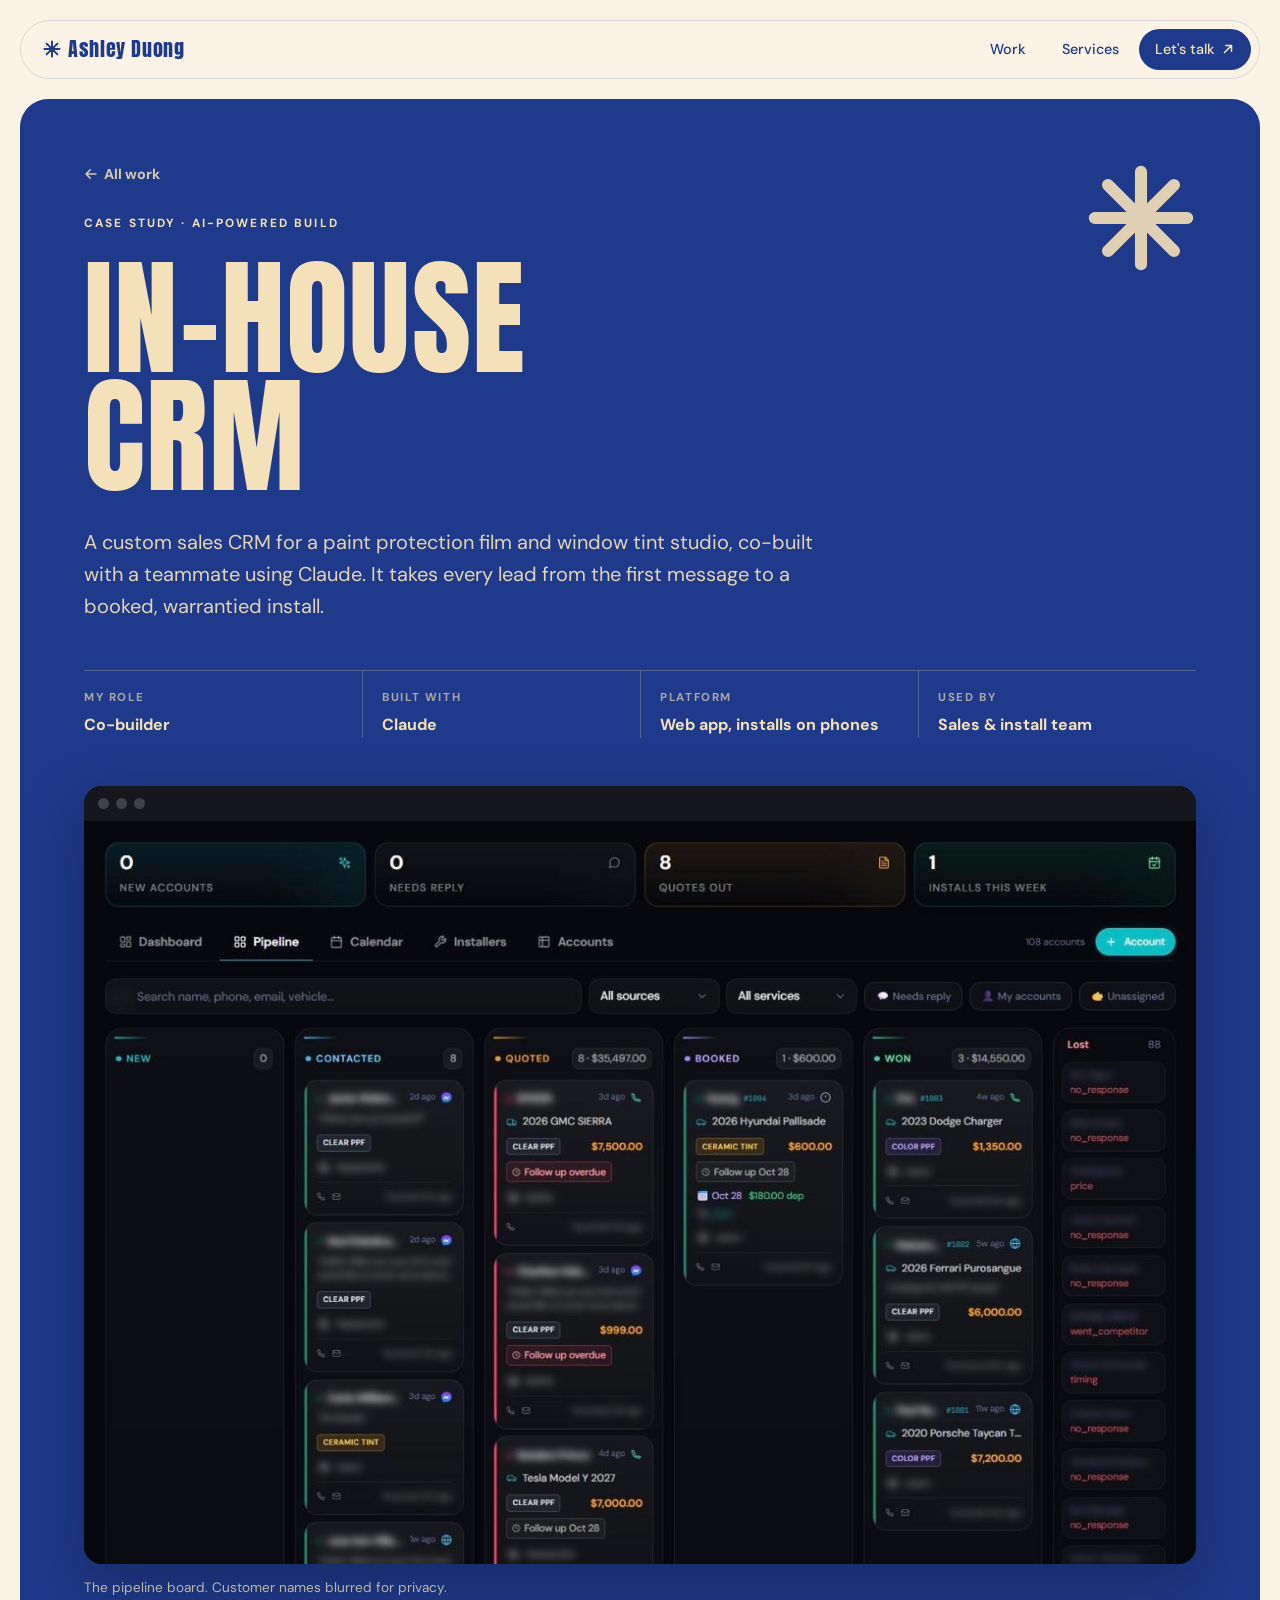
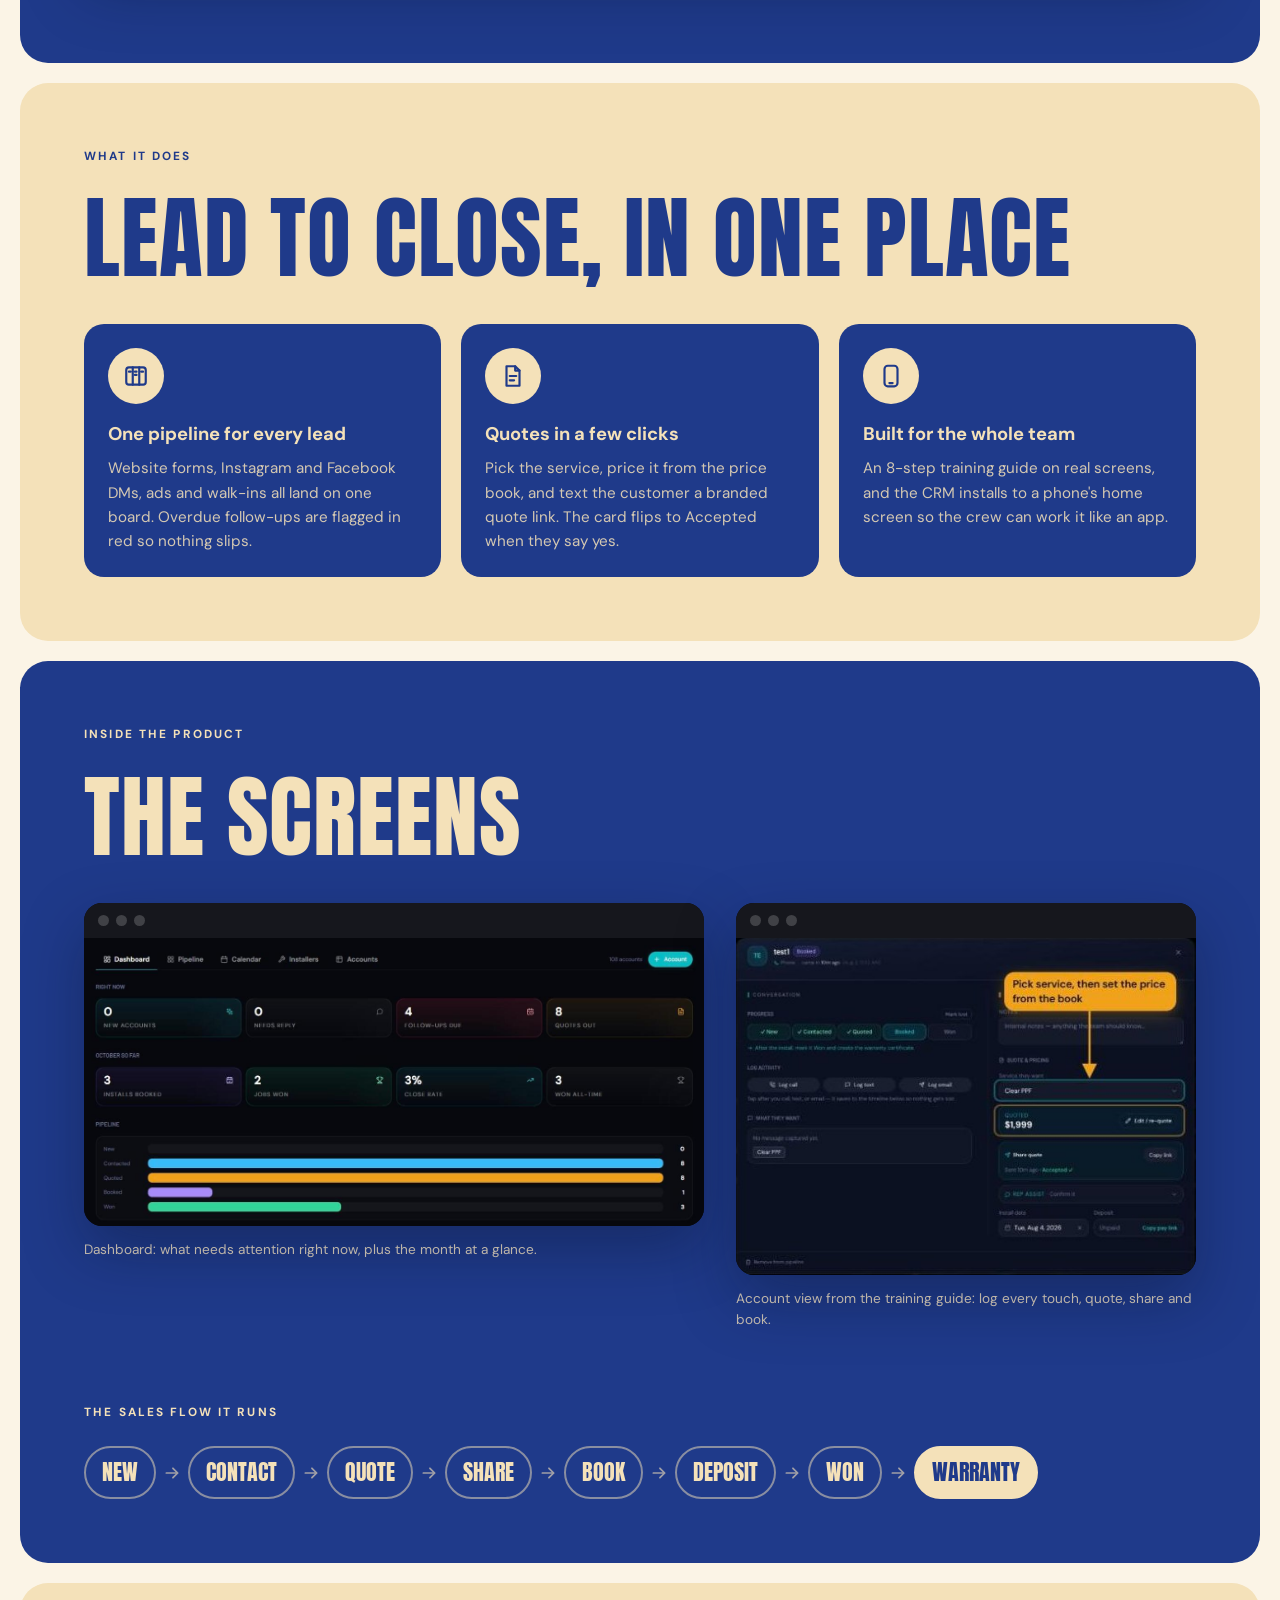
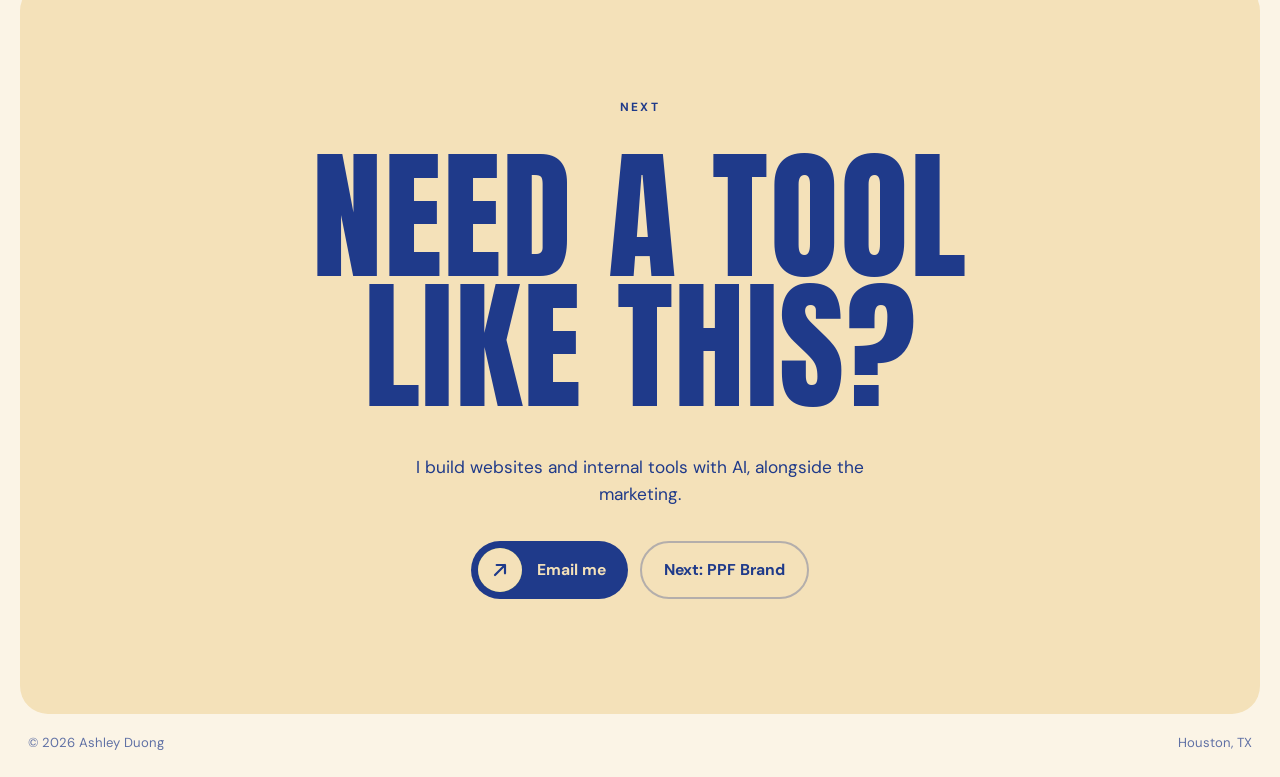
<file: crm.html>
<!DOCTYPE html>
<html lang="en">
<head>
  <meta charset="UTF-8" />
  <meta name="viewport" content="width=device-width, initial-scale=1.0" />
  <title>In-House CRM · Ashley Duong</title>
  <meta name="description" content="Case study: a custom sales CRM co-built with Claude for a paint protection film and window tint studio." />
  <link rel="preconnect" href="https://fonts.googleapis.com" />
  <link rel="preconnect" href="https://fonts.gstatic.com" crossorigin />
  <link href="https://fonts.googleapis.com/css2?family=Anton&family=DM+Sans:opsz,wght@9..40,400;9..40,500;9..40,700&display=swap" rel="stylesheet" />
  <link rel="stylesheet" href="assets/site.css" />
</head>
<body>

  <svg width="0" height="0" style="position:absolute" aria-hidden="true">
    <symbol id="i-arrow" viewBox="0 0 24 24"><path d="M6 18 18 6M8 6h10v10" fill="none" stroke="currentColor" stroke-width="2.6" stroke-linecap="round" stroke-linejoin="round"/></symbol>
    <symbol id="i-burst" viewBox="0 0 100 100"><g stroke="currentColor" stroke-width="11" stroke-linecap="round"><path d="M50 8v84M8 50h84M20 20l60 60M80 20 20 80"/></g></symbol>
    <symbol id="s-board" viewBox="0 0 24 24"><rect x="3" y="4" width="18" height="16" rx="2.5"/><path d="M9 4v16M15 4v16M5.5 8h1.5M11 8h1.5M11 11h1.5M17 8h1.5"/></symbol>
    <symbol id="s-quote" viewBox="0 0 24 24"><path d="M6 3h8l4 4v14H6z"/><path d="M14 3v4h4M9 12h6M9 16h4"/></symbol>
    <symbol id="s-phone" viewBox="0 0 24 24"><rect x="6" y="2.5" width="12" height="19" rx="3"/><path d="M10.5 18.5h3"/></symbol>
  </svg>

  <nav>
    <div class="nav-bar">
      <a href="index.html" class="logo"><svg><use href="#i-burst"/></svg>Ashley Duong</a>
      <ul class="nav-links">
        <li><a href="index.html#work">Work</a></li>
        <li class="hide-sm"><a href="index.html#services">Services</a></li>
        <li><a href="index.html#contact" class="nav-cta">Let's talk <svg><use href="#i-arrow"/></svg></a></li>
      </ul>
    </div>
  </nav>

  <!-- HERO -->
  <header class="slide slide--blue cs-hero">
    <svg class="burst cs-burst" style="width:110px;height:110px;right:clamp(20px,5vw,72px);top:clamp(28px,5vw,72px);opacity:.9"><use href="#i-burst"/></svg>
    <div class="wrap">
      <a href="index.html#work" class="back-link"><svg><use href="#i-arrow"/></svg>All work</a>
      <div class="eyebrow" style="margin-top:1.6rem">Case study · AI-powered build</div>
      <h1 class="display">In-house<br>CRM</h1>
      <p class="cs-lede">A custom sales CRM for a paint protection film and window tint studio, co-built with a teammate using Claude. It takes every lead from the first message to a booked, warrantied install.</p>

      <dl class="cs-meta">
        <div><dt>My role</dt><dd>Co-builder</dd></div>
        <div><dt>Built with</dt><dd>Claude</dd></div>
        <div><dt>Platform</dt><dd>Web app, installs on phones</dd></div>
        <div><dt>Used by</dt><dd>Sales &amp; install team</dd></div>
      </dl>

      <figure class="reveal">
        <div class="shot"><div class="shot-bar"><i></i><i></i><i></i></div><img src="assets/crm/pipeline.jpg" alt="CRM pipeline board with columns from New to Won and Lost" /></div>
        <figcaption class="shot-caption">The pipeline board. Customer names blurred for privacy.</figcaption>
      </figure>
    </div>
  </header>

  <!-- WHAT IT DOES -->
  <section class="slide slide--cream">
    <div class="wrap">
      <div class="eyebrow reveal">What it does</div>
      <h2 class="display section-head reveal">Lead to close, in one place</h2>
      <div class="cs-features">
        <div class="cs-feature reveal">
          <span class="service-icon"><svg><use href="#s-board"/></svg></span>
          <h3>One pipeline for every lead</h3>
          <p>Website forms, Instagram and Facebook DMs, ads and walk-ins all land on one board. Overdue follow-ups are flagged in red so nothing slips.</p>
        </div>
        <div class="cs-feature reveal">
          <span class="service-icon"><svg><use href="#s-quote"/></svg></span>
          <h3>Quotes in a few clicks</h3>
          <p>Pick the service, price it from the price book, and text the customer a branded quote link. The card flips to Accepted when they say yes.</p>
        </div>
        <div class="cs-feature reveal">
          <span class="service-icon"><svg><use href="#s-phone"/></svg></span>
          <h3>Built for the whole team</h3>
          <p>An 8-step training guide on real screens, and the CRM installs to a phone's home screen so the crew can work it like an app.</p>
        </div>
      </div>
    </div>
  </section>

  <!-- SCREENS -->
  <section class="slide slide--blue">
    <div class="wrap">
      <div class="eyebrow reveal">Inside the product</div>
      <h2 class="display section-head reveal">The screens</h2>
      <div class="cs-shots">
        <figure class="reveal">
          <div class="shot"><div class="shot-bar"><i></i><i></i><i></i></div><img src="assets/crm/dashboard.jpg" alt="CRM dashboard with follow-ups, quotes, installs and a pipeline chart" loading="lazy" /></div>
          <figcaption class="shot-caption">Dashboard: what needs attention right now, plus the month at a glance.</figcaption>
        </figure>
        <figure class="reveal">
          <div class="shot"><div class="shot-bar"><i></i><i></i><i></i></div><img src="assets/crm/quote.jpg" alt="Account view with deal stages, activity logging and a quote of $1,999" loading="lazy" /></div>
          <figcaption class="shot-caption">Account view from the training guide: log every touch, quote, share and book.</figcaption>
        </figure>
      </div>

      <h3 class="eyebrow reveal" style="margin-top:clamp(40px,6vw,72px)">The sales flow it runs</h3>
      <div class="flow reveal">
        <span>New</span><svg><use href="#i-arrow"/></svg>
        <span>Contact</span><svg><use href="#i-arrow"/></svg>
        <span>Quote</span><svg><use href="#i-arrow"/></svg>
        <span>Share</span><svg><use href="#i-arrow"/></svg>
        <span>Book</span><svg><use href="#i-arrow"/></svg>
        <span>Deposit</span><svg><use href="#i-arrow"/></svg>
        <span>Won</span><svg><use href="#i-arrow"/></svg>
        <span>Warranty</span>
      </div>
    </div>
  </section>

  <!-- CTA -->
  <section class="slide slide--cream contact">
    <div class="wrap">
      <div class="eyebrow reveal">Next</div>
      <h2 class="display reveal">Need a tool<br>like this?</h2>
      <p class="reveal">I build websites and internal tools with AI, alongside the marketing.</p>
      <div class="contact-links reveal">
        <a href="mailto:thanhthanh12396@gmail.com" class="pill"><span class="knob"><svg><use href="#i-arrow"/></svg></span>Email me</a>
        <a href="uppf.html" class="pill pill--ghost">Next: PPF Brand</a>
      </div>
    </div>
  </section>

  <footer>
    <span>© 2026 Ashley Duong</span>
    <span>Houston, TX</span>
  </footer>

  <script src="assets/case-study.js"></script>
</body>
</html>
</file>
<file: assets/site.css>
*, *::before, *::after { box-sizing: border-box; margin: 0; padding: 0; }

:root {
  --blue:   #1F3A8A;
  --blue-d: #172C6B;
  --cream:  #F4E1B9;   /* matches the generated icon backgrounds */
  --paper:  #FBF4E6;
  --green:  #3B6B3F;
  --ink:    #14204A;
  --radius: 28px;
  --gutter: clamp(10px, 1.6vw, 20px);
}

html { scroll-behavior: smooth; }

body {
  font-family: 'DM Sans', system-ui, sans-serif;
  background: var(--paper);
  color: var(--ink);
  font-size: 16px;
  line-height: 1.6;
  padding: 0 var(--gutter) var(--gutter);
}

a { color: inherit; }
img, video { display: block; max-width: 100%; }

.display {
  font-family: 'Anton', Impact, sans-serif;
  font-weight: 400;
  text-transform: uppercase;
  line-height: 0.92;
  letter-spacing: 0.01em;
}

/* ── Slides: every section is a rounded panel, like the Canva brief ── */
.slide {
  border-radius: var(--radius);
  padding: clamp(28px, 5vw, 72px);
  margin-top: var(--gutter);
  position: relative;
  overflow: hidden;
  scroll-margin-top: 84px;
}
.slide--blue  { background: var(--blue);  color: var(--cream); }
.slide--cream { background: var(--cream); color: var(--blue); }
.wrap { max-width: 1180px; margin: 0 auto; position: relative; z-index: 1; }

.eyebrow {
  font-size: 0.74rem; font-weight: 700;
  letter-spacing: 0.18em; text-transform: uppercase;
}

.section-head {
  display: flex; align-items: center; gap: 0.6em;
  font-size: clamp(2.6rem, 7vw, 5.6rem);
  margin: 0.35em 0 0.5em;
}

/* ── NAV ── */
nav {
  position: sticky; top: 0; z-index: 50;
  display: flex; align-items: center; justify-content: space-between; gap: 1rem;
  padding: var(--gutter) 0 0;
}
.nav-bar {
  display: flex; align-items: center; justify-content: space-between; gap: 1rem;
  width: 100%;
  background: rgba(251,244,230,0.94);
  backdrop-filter: blur(14px);
  -webkit-backdrop-filter: blur(14px);
  border: 1.5px solid rgba(31,58,138,0.14);
  border-radius: 999px;
  padding: 8px 8px 8px 22px;
}
.logo {
  display: flex; align-items: center; gap: 0.45rem;
  font-family: 'Anton', Impact, sans-serif; font-size: 1.25rem;
  letter-spacing: 0.03em; color: var(--blue); text-decoration: none;
}
.logo svg { width: 18px; height: 18px; animation: spin 9s linear infinite; }
.nav-links { display: flex; align-items: center; gap: 4px; list-style: none; }
.nav-links a {
  display: block; text-decoration: none;
  font-size: 0.9rem; font-weight: 500; color: var(--blue);
  padding: 0.55rem 1rem; border-radius: 999px;
  transition: background 0.2s;
}
.nav-links a:hover { background: rgba(31,58,138,0.08); }
.nav-links .nav-cta { background: var(--blue); color: var(--cream); display: flex; align-items: center; gap: 0.4rem; }
.nav-links .nav-cta:hover { background: var(--blue-d); }
.nav-links .nav-cta svg { width: 14px; height: 14px; transition: transform 0.25s; }
.nav-links .nav-cta:hover svg { transform: rotate(45deg); }

/* ── Shared motion pieces ── */
@keyframes spin { to { transform: rotate(360deg); } }

.burst { position: absolute; color: var(--cream); animation: spin 14s linear infinite; pointer-events: none; }

/* ↙↙↙ chevron cluster that nudges in sequence */
.chevrons { display: inline-flex; gap: 0.08em; font-size: 0.55em; }
.chevrons svg { width: 0.9em; height: 0.9em; animation: nudge 1.8s ease-in-out infinite; }
.chevrons svg:nth-child(2) { animation-delay: 0.15s; }
.chevrons svg:nth-child(3) { animation-delay: 0.3s; }
@keyframes nudge {
  0%, 60%, 100% { transform: translate(0, 0); }
  30%           { transform: translate(-6px, 6px); }
}

/* round arrow button (template's ↗ circle) */
.arrow-btn {
  flex: none;
  width: 52px; height: 52px; border-radius: 50%;
  display: grid; place-items: center;
  background: var(--cream); color: var(--blue);
  transition: background 0.25s, color 0.25s, transform 0.25s;
}
.arrow-btn svg { width: 22px; height: 22px; transition: transform 0.35s cubic-bezier(.3,1.6,.5,1); }

/* pill "toggle" button (template's knob + arrow) */
.pill {
  display: inline-flex; align-items: center; gap: 0.9rem;
  text-decoration: none; font-weight: 700; font-size: 0.98rem;
  padding: 7px 22px 7px 7px; border-radius: 999px;
  background: var(--cream); color: var(--blue);
  position: relative; isolation: isolate;
  transition: color 0.35s;
}
.pill .knob {
  width: 44px; height: 44px; border-radius: 50%;
  background: var(--blue); color: var(--cream);
  display: grid; place-items: center; flex: none;
  transition: transform 0.45s cubic-bezier(.5,0,.2,1.3);
}
.pill .knob svg { width: 20px; height: 20px; }
.pill::before {
  content: ''; position: absolute; inset: 7px; right: auto;
  width: 44px; border-radius: 999px; background: var(--blue);
  z-index: -1; transition: width 0.45s cubic-bezier(.5,0,.2,1.3);
}
.pill:hover { color: var(--cream); }
.pill:hover::before { width: calc(100% - 14px); }
.pill:hover .knob { transform: rotate(-45deg); }

.pill--ghost {
  background: transparent; color: var(--cream);
  border: 2px solid rgba(244,225,185,0.45);
  padding: 0 22px; height: 58px;
}
.pill--ghost::before { display: none; }
.pill--ghost:hover { background: rgba(244,225,185,0.1); }

/* ── HERO ── */
.hero { padding-top: clamp(28px, 4vw, 48px); }
.hero-grid {
  display: grid; grid-template-columns: 1.25fr 1fr;
  gap: clamp(28px, 5vw, 64px); align-items: center;
}
.hero h1 { font-size: clamp(4rem, 12.5vw, 10.5rem); margin: 0.18em 0 0.22em; }
.hero h1 .line2 { display: block; color: transparent; -webkit-text-stroke: 2px var(--cream); }
.hero-sub { font-size: clamp(1.02rem, 1.6vw, 1.2rem); max-width: 34em; opacity: 0.9; }
.hero-sub b { color: #fff; font-weight: 700; }
.hero-ctas { display: flex; flex-wrap: wrap; gap: 12px; margin-top: 2rem; }

.hero-visual {
  aspect-ratio: 1; border-radius: 50%;
  overflow: hidden; background: var(--cream);
  box-shadow: 0 0 0 10px rgba(244,225,185,0.12);
  width: min(100%, 460px); justify-self: center;
}
.hero-visual video { width: 100%; height: 100%; object-fit: cover; }

.stats {
  display: grid; grid-template-columns: repeat(4, 1fr);
  margin-top: clamp(36px, 5vw, 64px);
  border-top: 1.5px solid rgba(244,225,185,0.25);
}
.stat { padding: 1.4rem 1rem 0 0; }
.stat + .stat { padding-left: 1.2rem; border-left: 1.5px solid rgba(244,225,185,0.25); }
.stat-num { font-size: clamp(2.2rem, 4.5vw, 3.6rem); }
.stat-label { font-size: 0.82rem; opacity: 0.75; margin-top: 0.4rem; }

/* ── WORK ── */
.work-grid { display: grid; grid-template-columns: repeat(2, 1fr); gap: var(--gutter); }
.project {
  display: flex; flex-direction: column;
  background: var(--blue); color: var(--cream);
  border-radius: 22px; overflow: hidden; text-decoration: none;
  transition: transform 0.35s cubic-bezier(.3,1.4,.5,1), box-shadow 0.35s;
}
.project:hover { transform: translateY(-6px); box-shadow: 0 22px 40px rgba(31,58,138,0.28); }
.project-img { aspect-ratio: 16 / 9; overflow: hidden; position: relative; }
.project-img img { width: 100%; height: 100%; object-fit: cover; transition: transform 0.6s ease; }
.project:hover .project-img img { transform: scale(1.05); }
.project-tag {
  position: absolute; top: 14px; left: 14px;
  background: var(--cream); color: var(--blue);
  font-size: 0.72rem; font-weight: 700; letter-spacing: 0.08em; text-transform: uppercase;
  padding: 0.35rem 0.8rem; border-radius: 999px;
}
.project-body { display: flex; align-items: flex-end; justify-content: space-between; gap: 1rem; padding: 22px 22px 24px; }
.project h3 { font-size: clamp(1.8rem, 3vw, 2.5rem); margin-bottom: 0.45rem; }
.project p { font-size: 0.95rem; opacity: 0.85; }
.project p b { color: #fff; }
.project:hover .arrow-btn { background: #fff; }
.project:hover .arrow-btn svg { transform: rotate(45deg); }

/* ── SERVICES ── */
.services-grid { display: grid; grid-template-columns: repeat(3, 1fr); gap: var(--gutter); }
.service {
  display: flex; align-items: center; gap: 16px;
  background: var(--cream); color: var(--blue);
  border-radius: 20px; padding: 18px 20px;
}
.service-icon {
  width: 56px; height: 56px; border-radius: 50%; flex: none;
  display: grid; place-items: center;
  background: var(--blue); color: var(--cream);
  transition: transform 0.4s cubic-bezier(.3,1.6,.5,1);
}
.service-icon svg {
  width: 26px; height: 26px;
  fill: none; stroke: currentColor; stroke-width: 2; stroke-linecap: round; stroke-linejoin: round;
}
.service:hover .service-icon { transform: rotate(-10deg) scale(1.08); }

/* featured full-width card for the AI skill */
.service--feature {
  grid-column: 1 / -1;
  background: var(--green); color: var(--cream);
  padding: 22px 24px;
}
.service--feature .service-icon { width: 64px; height: 64px; background: var(--cream); color: var(--green); }
.service--feature .service-icon svg { width: 30px; height: 30px; }
.service.service--feature h3 { line-height: 1; margin-bottom: 0.3rem; font-family: 'Anton', Impact, sans-serif; font-weight: 400; font-size: clamp(1.5rem, 2.6vw, 2rem); text-transform: uppercase; letter-spacing: 0.01em; }
.service.service--feature p { font-size: 0.98rem; opacity: 0.9; max-width: 46em; }
.ai-badges { display: flex; flex-wrap: wrap; gap: 6px; margin-left: auto; }
.ai-badges span {
  font-size: 0.78rem; font-weight: 700; white-space: nowrap;
  border: 1.5px solid rgba(244,225,185,0.5); border-radius: 999px; padding: 0.3rem 0.8rem;
}
@media (max-width: 900px) {
  .service--feature { flex-wrap: wrap; }
  .ai-badges { margin-left: 0; width: 100%; }
}
.service h3 { font-size: 1.05rem; font-weight: 700; line-height: 1.25; }
.service p { font-size: 0.86rem; opacity: 0.8; line-height: 1.45; margin-top: 0.2rem; }

.marquee {
  margin-top: clamp(28px, 4vw, 48px);
  overflow: hidden;
  -webkit-mask-image: linear-gradient(90deg, transparent, #000 8%, #000 92%, transparent);
          mask-image: linear-gradient(90deg, transparent, #000 8%, #000 92%, transparent);
}
.marquee-track { display: flex; width: max-content; animation: scroll 38s linear infinite; }
.marquee:hover .marquee-track { animation-play-state: paused; }
.marquee span {
  display: flex; align-items: center; gap: 1.1rem; padding-right: 1.1rem;
  font-family: 'Anton', Impact, sans-serif; font-size: clamp(1.4rem, 2.6vw, 2rem);
  text-transform: uppercase; white-space: nowrap;
}
.marquee span::after { content: '✦'; font-size: 0.6em; color: var(--cream); opacity: 0.6; }
@keyframes scroll { to { transform: translateX(-50%); } }

/* ── CONTACT ── */
.contact { text-align: center; padding-block: clamp(56px, 9vw, 120px); }
.contact h2 { font-size: clamp(3.4rem, 11vw, 9rem); margin: 0.25em 0 0.3em; }
.contact p { max-width: 30em; margin: 0 auto 2rem; font-size: 1.08rem; }
.contact .pill { background: var(--blue); color: var(--cream); }
.contact .pill .knob { background: var(--cream); color: var(--blue); }
.contact .pill::before { background: var(--green); }
.contact-links { display: flex; justify-content: center; flex-wrap: wrap; gap: 12px; }
.contact .pill--ghost { background: transparent; color: var(--blue); border-color: rgba(31,58,138,0.3); }
.contact .pill--ghost:hover { background: rgba(31,58,138,0.07); }

footer {
  display: flex; justify-content: space-between; flex-wrap: wrap; gap: 0.5rem;
  font-size: 0.82rem; color: var(--blue); opacity: 0.7;
  padding: 18px 8px 4px;
}

/* ── Reveal on scroll ── */
.reveal { opacity: 0; transform: translateY(28px); transition: opacity 0.7s ease, transform 0.7s cubic-bezier(.2,.8,.2,1); }
.reveal.in { opacity: 1; transform: none; }

@media (max-width: 900px) {
  .hero-grid { grid-template-columns: 1fr; }
  .hero-visual { width: min(78%, 360px); }
  .stats { grid-template-columns: repeat(2, 1fr); }
  .stat:nth-child(3) { padding-left: 0; border-left: 0; }
  .work-grid, .services-grid { grid-template-columns: 1fr; }
}
@media (max-width: 560px) {
  .nav-bar { padding-left: 16px; }
  .nav-links .hide-sm { display: none; }
  .nav-links a { padding: 0.5rem 0.75rem; font-size: 0.85rem; }
  .hero h1 .line2 { -webkit-text-stroke-width: 1.5px; }
  .stat { padding-right: 0.5rem; }
}

/* ── Featured (full-width) project card ── */
.project--feature { grid-column: 1 / -1; flex-direction: row; }
.project--feature .project-img { flex: 1.5; aspect-ratio: auto; min-height: 320px; }
.project--feature .project-img img { object-position: left top; }
.project--feature .project-body { flex: 1; flex-direction: column; align-items: flex-start; justify-content: flex-end; padding: 32px; gap: 1.4rem; }
.project--feature h3 { font-size: clamp(2.2rem, 4vw, 3.4rem); }
.project--feature .project-tag { background: var(--green); color: var(--cream); }

/* ── Case study pages ── */
.back-link { display: inline-flex; align-items: center; gap: 0.4rem; font-size: 0.9rem; font-weight: 700; text-decoration: none; opacity: 0.85; }
.back-link svg { width: 14px; height: 14px; transform: rotate(-135deg); }
.back-link:hover { opacity: 1; }
.cs-hero h1 { font-size: clamp(3.6rem, 10vw, 8rem); margin: 0.2em 0 0.25em; }
.cs-lede { font-size: clamp(1.05rem, 1.7vw, 1.25rem); max-width: 38em; opacity: 0.92; }
.cs-meta {
  display: grid; grid-template-columns: repeat(4, 1fr);
  margin: clamp(28px, 4vw, 48px) 0;
  border-top: 1.5px solid rgba(244,225,185,0.25);
}
.cs-meta div { padding: 1.1rem 1rem 0 0; }
.cs-meta div + div { padding-left: 1.2rem; border-left: 1.5px solid rgba(244,225,185,0.25); }
.cs-meta dt { font-size: 0.72rem; font-weight: 700; letter-spacing: 0.14em; text-transform: uppercase; opacity: 0.65; }
.cs-meta dd { font-weight: 700; margin-top: 0.3rem; }

/* screenshot in a little browser frame */
.shot { border-radius: 18px; overflow: hidden; background: #0b0c10; box-shadow: 0 24px 60px rgba(10,16,40,0.35); }
.shot-bar { display: flex; gap: 7px; padding: 12px 14px; background: #16171d; }
.shot-bar i { width: 11px; height: 11px; border-radius: 50%; background: rgba(255,255,255,0.18); }
.shot img { width: 100%; }
.shot-caption { font-size: 0.85rem; margin-top: 0.8rem; opacity: 0.75; }

.cs-features { display: grid; grid-template-columns: repeat(3, 1fr); gap: var(--gutter); }
.cs-feature { background: var(--blue); color: var(--cream); border-radius: 20px; padding: 24px; }
.cs-feature .service-icon { background: var(--cream); color: var(--blue); margin-bottom: 1rem; }
.cs-feature h3 { font-size: 1.15rem; margin-bottom: 0.4rem; }
.cs-feature p { font-size: 0.95rem; opacity: 0.85; }

.cs-shots { display: grid; grid-template-columns: 1.35fr 1fr; gap: clamp(16px, 3vw, 32px); align-items: start; }

.flow { display: flex; flex-wrap: wrap; align-items: center; gap: 8px; margin-top: 1.5rem; }
.flow span {
  font-family: 'Anton', Impact, sans-serif; text-transform: uppercase; font-size: clamp(1rem, 1.8vw, 1.35rem);
  padding: 0.45rem 1rem; border-radius: 999px; border: 2px solid rgba(244,225,185,0.5);
}
.flow span:last-child { background: var(--cream); color: var(--blue); border-color: var(--cream); }
.flow svg { width: 16px; height: 16px; opacity: 0.6; transform: rotate(45deg); }

.cs-hero .stats { margin-top: 0; }
.cs-challenge { font-size: clamp(1.05rem, 1.7vw, 1.22rem); max-width: 44em; margin-bottom: clamp(24px, 3vw, 36px); }
.cs-features--4 { grid-template-columns: repeat(2, 1fr); }
.cs-num {
  width: 48px; height: 48px; border-radius: 50%; display: grid; place-items: center; margin-bottom: 1rem;
  background: var(--cream); color: var(--blue); font-family: 'Anton', Impact, sans-serif; font-size: 1.1rem;
}
.cs-feature .hl {
  margin-top: 1rem; padding-top: 0.9rem; border-top: 1.5px solid rgba(244,225,185,0.25);
  font-size: 0.86rem; font-weight: 700; opacity: 1;
}
.cs-result {
  margin-top: clamp(28px, 4vw, 48px); padding: clamp(22px, 3vw, 32px);
  border-radius: 20px; background: var(--green); color: var(--cream);
  font-size: clamp(1.05rem, 1.8vw, 1.3rem); line-height: 1.5;
}
.cs-result b { color: #fff; }

/* before / after */
.ba { display: grid; grid-template-columns: 1fr 1fr; gap: clamp(16px, 3vw, 32px); }
.ba-label {
  display: inline-block; margin-bottom: 0.7rem; padding: 0.3rem 0.9rem; border-radius: 999px;
  font-size: 0.74rem; font-weight: 700; letter-spacing: 0.12em; text-transform: uppercase;
  border: 1.5px solid currentColor;
}
.ba .after .ba-label { background: var(--cream); color: var(--blue); border-color: var(--cream); }
.ba img { border-radius: 14px; width: 100%; aspect-ratio: 16 / 10; object-fit: cover; object-position: top; }

.tools { display: grid; grid-template-columns: 1fr 1fr; gap: var(--gutter); margin-top: clamp(28px, 4vw, 48px); }
.tool { background: var(--cream); color: var(--blue); border-radius: 20px; overflow: hidden; }
.tool img { width: 100%; aspect-ratio: 16 / 9; object-fit: cover; object-position: top; }
.tool div { padding: 20px 22px 24px; }
.tool h3 { font-size: 1.15rem; margin-bottom: 0.4rem; }
.tool p { font-size: 0.93rem; opacity: 0.85; }

/* gallery + lightbox */
.gallery { columns: 3 220px; column-gap: var(--gutter); }
.gallery a {
  display: block; break-inside: avoid; margin-bottom: var(--gutter);
  border-radius: 14px; overflow: hidden; cursor: zoom-in; background: rgba(0,0,0,0.1);
}
.gallery img { width: 100%; transition: transform 0.5s ease; }
.gallery a:hover img { transform: scale(1.04); }
.gallery-note { margin-top: 0.5rem; font-size: 0.9rem; }
.gallery-note a { font-weight: 700; }

.lightbox {
  position: fixed; inset: 0; z-index: 100; display: none; place-items: center;
  background: rgba(10,16,40,0.9); padding: 24px; cursor: zoom-out;
}
.lightbox.open { display: grid; }
.lightbox img { max-width: min(1100px, 100%); max-height: 88vh; border-radius: 12px; }

.cs-next { text-align: center; padding-block: clamp(56px, 8vw, 104px); }
.cs-next h2 { font-size: clamp(3rem, 9vw, 7rem); margin: 0.25em 0 0.45em; }
.cs-next .contact-links { display: flex; justify-content: center; flex-wrap: wrap; gap: 12px; }
.next-link { display: block; text-decoration: none; margin-top: 0.4em; }
.next-link:hover { opacity: 0.85; }

@media (max-width: 900px) {
  .cs-features--4, .ba, .tools { grid-template-columns: 1fr; }
  .project--feature { flex-direction: column; }
  .project--feature .project-img { min-height: 0; aspect-ratio: 16 / 10; }
  .project--feature .project-body { flex-direction: row; align-items: flex-end; padding: 22px 22px 24px; }
  .cs-meta { grid-template-columns: repeat(2, 1fr); }
  .cs-meta div:nth-child(3) { padding-left: 0; border-left: 0; }
  .cs-features, .cs-shots { grid-template-columns: 1fr; }
  .cs-burst { width: 64px !important; height: 64px !important; top: 24px !important; right: 20px !important; opacity: 0.35 !important; }
}

@media (prefers-reduced-motion: reduce) {
  *, *::before, *::after { animation: none !important; transition: none !important; }
  .reveal { opacity: 1; transform: none; }
  html { scroll-behavior: auto; }
}
</file>
